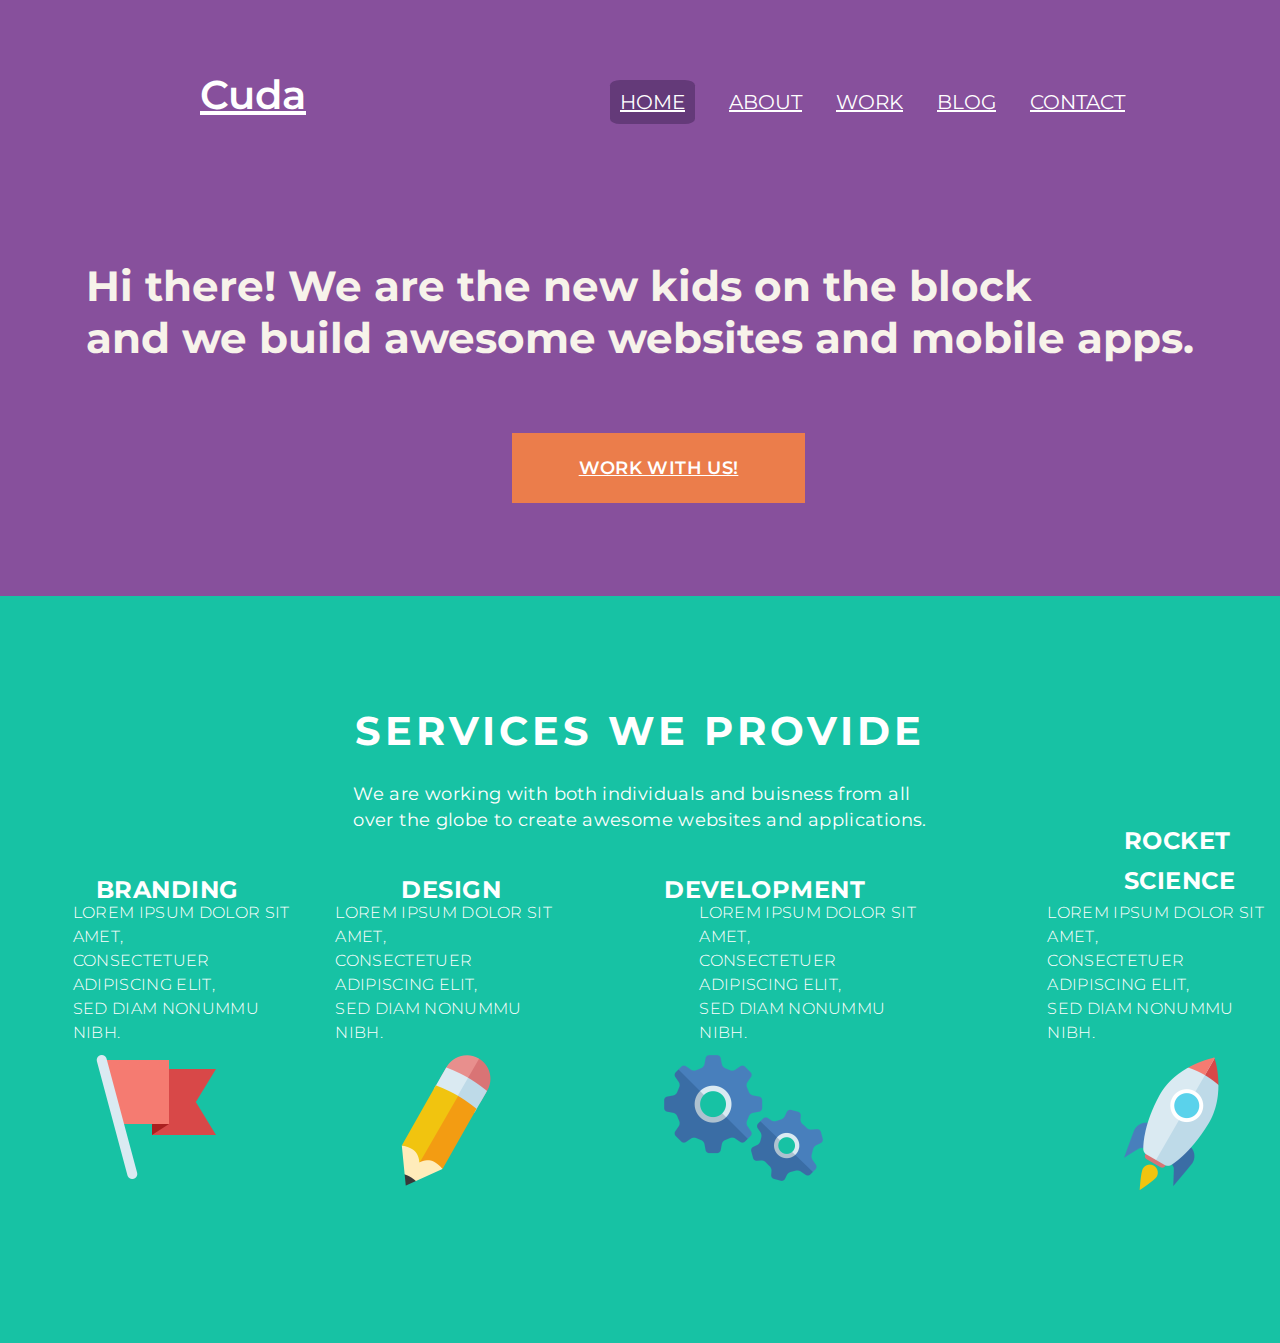
<file: index.html>
<!-- <!DOCTYPE html>
<html lang="ru">
<head>
	<meta charset="UTF-8">
	<meta name="viewport" content="width=device-width, initial-scale=1.0">
	<link rel="stylesheet" href="https://cdn.jsdelivr.net/npm/bootstrap@4.5.3/dist/css/bootstrap.min.css" integrity="sha384-TX8t27EcRE3e/ihU7zmQxVncDAy5uIKz4rEkgIXeMed4M0jlfIDPvg6uqKI2xXr2" crossorigin="anonymous">
	<link href="https://fonts.googleapis.com/css2?family=Montserrat&display=swap" rel="stylesheet">
	<title>мотя лох</title>
</head>
<body>
<header>
<a href="#" id="cuda">Мотя слитый бот</a>
<a href="#" class="header-items" id="home">HOME</a>
<a href="#" class="header-items" id="about">ABOUT</a>
<a href="#" class="header-items" id="work">WORK</a>
<a href="#" class="header-items" id="blog">BLOG</a>
<a href="#" class="header-items" id="contact">CONTACT</a>
<span id="hi">Hi there! We are the new kids on the block<br> and we build awesome websites and mobile apps.</span>
<a href="#" id="work2">да</a>
</header>

<div id="header-bottom">
	<span id="service">SERVICES WE PROVIDE</span>
	<span id="work3">абоба<br> over the globe to create awesome websites and applications.</span>
	<span id="bottom-header">
<span class="bottom-header">BRANDING<br></span>
<span class="bottom">Lorem ipsum dolor sit amet,<br> consectetuer adipiscing elit,<br> sed diam nonummu nibh.<br></span><br>	
<span class="bottom-header" id="design">DESIGN<br></span>
<span class="bottom">Lorem ipsum dolor sit amet,<br> consectetuer adipiscing elit,<br> sed diam nonummu nibh.<br></span><br>
<span class="bottom-header">DEVELOPMENT<br></span>
<span class="bottom">Lorem ipsum dolor sit amet,<br> consectetuer adipiscing elit,<br> sed diam nonummu nibh.<br></span><br>
<span class="bottom-header" id="rocket" >ROCKET SCIENCE<br></span>
<span class="bottom">Lorem ipsum dolor sit amet,<br> consectetuer adipiscing elit,<br> sed diam nonummu nibh.</span>	
</span>

</div>
</body>
</html>



<style>
	* {
		margin: 0;
	}
	a:hover {
		text-decoration: none;
		color: #fff;
	}
body {
	font-family:'Montserrat', sans-serif;
}
header {
	height: 596px;
	background: #87509c;
}
#cuda {
	color: #fff;
	font-weight: 600;
	font-size: 40px;
	top: 70px;
	position: relative;
	left: 200px;
}
.header-items {
	color: #fff;
	font-size: 20px;
	position: relative;
	top: 70px;
}
#home {
	margin-left: 500px;
	background: #643a79;
	padding: 10px;
	border-radius: 12%;
}
#about,#work,#blog,#contact {
	margin-left: 30px;
}
#hi {
	font-size: 42.2px;
	font-weight: 700;
	color: #f7f3ea;

	position: relative;
	top: 5em;
	display: flex;
	justify-content: center;
}
#work2 {
	font-size: 18px;
	line-height: 26px;
	font-weight: 600;
	letter-spacing: 0.02em;
	color: #ffffff;
	width: 293px;
	height: 70px;
	background-color: #eb7d4b;
	position: relative;
	top: 280px;
	display: flex;
	justify-content: center;
	align-items: center;
	left: 40%;
}
#header-bottom {
	background: #17c2a4;
	height: 747px;
}
#service {
	font-size: 40px;
line-height: 29px;
font-weight: 700;
letter-spacing: 0.1em;
color: #ffffff;
display: flex;
justify-content: center;
padding-top: 3em;
}
#work3 {
	display: flex;
	justify-content: center;
	font-size: 18px;
	line-height: 26px;
	font-weight: 400;
	letter-spacing: 0.02em;
	color: #ffffff;
	padding-top: 2em;
}
.bottom-header {
	font-size: 24px;
	line-height: 18px;
	font-weight: 700;
	letter-spacing: 0.02em;
	color: #ffffff;
}
.bottom {
	font-size: 16px;
	line-height: 24px;
	font-weight: 300;
	letter-spacing: 0.02em;
	color: #ffffff;
	padding-top: 20px;
	margin-left: -70px;
}
#bottom-header {
	display: flex;
	justify-content: center;
	padding-top: 3em;
	text-transform: uppercase;
}
#rocket {
	line-height: 40px;
}
@media (max-width: 600px) {
	#hi {
		font-size: 25px;
	}
	#bottom-header {
		display: block;
	}
	#service {
		line-height: 50px;
	}
	#header-bottom {
		height: 1000px;
	}
	#cuda {
		left: 30px;
	}
		#home {
		margin-left: 30px;
		padding: 5px;
	}
	#work2 {
		left: 20%;
		width: 130px;
		height: 70px;
		font-size: 14px;
		white-space: nowrap;
	}
	header {
		height: 700px;
	}
}
@media (max-width: 300px) {
	#cuda {
		left: 1px;
	}
	.header-items {
		left: -20px;
	}
	.header-items:not(#menu) {
		top: 100px;
	}
	#hi {
		font-size: 18px;
		margin-top: 60px;
	}
	#work2 {
		left: 5%;
		width: 120px;
		height: 70px;
		font-size: 14px;
		white-space: nowrap;
		margin-top: -150px;
	}
	#home {
		margin-left: -30px;
		padding: 5px;
	}
}
</style>
-->
<!DOCTYPE html>
<html lang="ru">
<head>
	<meta charset="UTF-8">
	<meta name="viewport" content="width=device-width, initial-scale=1.0">
	<link rel="stylesheet" href="https://cdn.jsdelivr.net/npm/bootstrap@4.5.3/dist/css/bootstrap.min.css" integrity="sha384-TX8t27EcRE3e/ihU7zmQxVncDAy5uIKz4rEkgIXeMed4M0jlfIDPvg6uqKI2xXr2" crossorigin="anonymous">
	<link href="https://fonts.googleapis.com/css2?family=Montserrat&display=swap" rel="stylesheet">
	<title>Верстка</title>
</head>
<body>
<header>
<a href="#" id="cuda">Cuda</a>
<a href="#" class="header-items" id="home">HOME</a>
<a href="#" class="header-items" id="about">ABOUT</a>
<a href="#" class="header-items" id="work">WORK</a>
<a href="#" class="header-items" id="blog">BLOG</a>
<a href="#" class="header-items" id="contact">CONTACT</a>
<span id="hi">Hi there! We are the new kids on the block<br> and we build awesome websites and mobile apps.</span>
<a href="#" id="work2">WORK WITH US!</a>
</header>

<div id="header-bottom">
	<span id="service">SERVICES WE PROVIDE</span>
	<span id="work3">We are working with both individuals and buisness from all<br> over the globe to create awesome websites and applications.</span>
	<span id="bottom-header">
<span class="bottom-header" id="branding" >BRANDING<br> <img id="flag" src="Flag icon.png"> </span>
<span class="bottom">Lorem ipsum dolor sit amet,<br> consectetuer adipiscing elit,<br> sed diam nonummu nibh.<br></span><br>	
<span class="bottom-header" id="design">DESIGN<br><img id="karandash" src="Crayon icon.png"></span>
<span class="bottom">Lorem ipsum dolor sit amet,<br> consectetuer adipiscing elit,<br> sed diam nonummu nibh.<br></span><br>
<span class="bottom-header">DEVELOPMENT<br><img id="gear" src="Gears icon.png"></span>
<span class="bottom">Lorem ipsum dolor sit amet,<br> consectetuer adipiscing elit,<br> sed diam nonummu nibh.<br></span><br>
<span class="bottom-header" id="rocket" >ROCKET SCIENCE<br><img id="rocket_img" src="Rocket icon.png"></span>
<span class="bottom">Lorem ipsum dolor sit amet,<br> consectetuer adipiscing elit,<br> sed diam nonummu nibh.</span>	
</span>

</div>
</body>
</html>



<style>
	* {
		margin: 0;
	}
	a:hover {
		text-decoration: none;
		color: #fff;
	}
body {
	font-family:'Montserrat', sans-serif;
}
header {
	height: 596px;
	background: #87509c;
}
#cuda {
	color: #fff;
	font-weight: 600;
	font-size: 40px;
	top: 70px;
	position: relative;
	left: 200px;
}
#flag,#gear,#karandash,#rocket_img {
	position: relative;
	top: 6.5em;
}
.header-items {
	color: #fff;
	font-size: 20px;
	position: relative;
	top: 70px;
}
.bottom-header:not(#rocket) {
	left: 4em;
	position: relative;
}
#rocket {
	position: relative;
	top: -2.5em;
	left: 8em;
}
#home {
	margin-left: 500px;
	background: #643a79;
	padding: 10px;
	border-radius: 12%;
}
#about,#work,#blog,#contact {
	margin-left: 30px;
}
#hi {
	font-size: 42.2px;
	font-weight: 700;
	color: #f7f3ea;

	position: relative;
	top: 5em;
	display: flex;
	justify-content: center;
}
#work2 {
	font-size: 18px;
	line-height: 26px;
	font-weight: 600;
	letter-spacing: 0.02em;
	color: #ffffff;
	width: 293px;
	height: 70px;
	background-color: #eb7d4b;
	position: relative;
	top: 280px;
	display: flex;
	justify-content: center;
	align-items: center;
	left: 40%;
}
#header-bottom {
	background: #17c2a4;
	height: 747px;
}
#service {
	font-size: 40px;
line-height: 29px;
font-weight: 700;
letter-spacing: 0.1em;
color: #ffffff;
display: flex;
justify-content: center;
padding-top: 3em;
}
#work3 {
	display: flex;
	justify-content: center;
	font-size: 18px;
	line-height: 26px;
	font-weight: 400;
	letter-spacing: 0.02em;
	color: #ffffff;
	padding-top: 2em;
}
.bottom-header {
	font-size: 24px;
	line-height: 18px;
	font-weight: 700;
	letter-spacing: 0.02em;
	color: #ffffff;
}
.bottom {
	font-size: 16px;
	line-height: 24px;
	font-weight: 300;
	letter-spacing: 0.02em;
	color: #ffffff;
	padding-top: 20px;
	margin-left: -70px;
}
#bottom-header {
	display: flex;
	justify-content: center;
	padding-top: 3em;
	text-transform: uppercase;
}
#rocket {
	line-height: 40px;
}







@media (max-width: 800px) {
	.bottom-header,#rocket {
		position: static;
		left: 0;
		top: 0;
	}
}
@media (max-width: 600px) {
	#hi {
		font-size: 25px;
	}
	#bottom-header {
		display: block;
	}
	#service {
		line-height: 50px;
	}
	#header-bottom {
		height: 1000px;
	}
	#cuda {
		left: 30px;
	}
		#home {
		margin-left: 30px;
		padding: 5px;
	}
	#work2 {
		left: 20%;
		width: 130px;
		height: 70px;
		font-size: 14px;
		white-space: nowrap;
	}
	header {
		height: 700px;
	}
}
@media (max-width: 300px) {
	#cuda {
		left: 1px;
	}
	.header-items {
		left: -20px;
	}
	.header-items:not(#menu) {
		top: 100px;
	}
	#hi {
		font-size: 18px;
		margin-top: 60px;
		margin-left: 0.5em;
	}
	#service,#bottom-header {
		margin-left: 0.5em;
	}
	#work2 {
		left: 5%;
		width: 120px;
		height: 70px;
		font-size: 14px;
		white-space: nowrap;
		margin-top: -150px;
	}
	#home {
		margin-left: -30px;
		padding: 5px;
	}
}
</style>
</file>
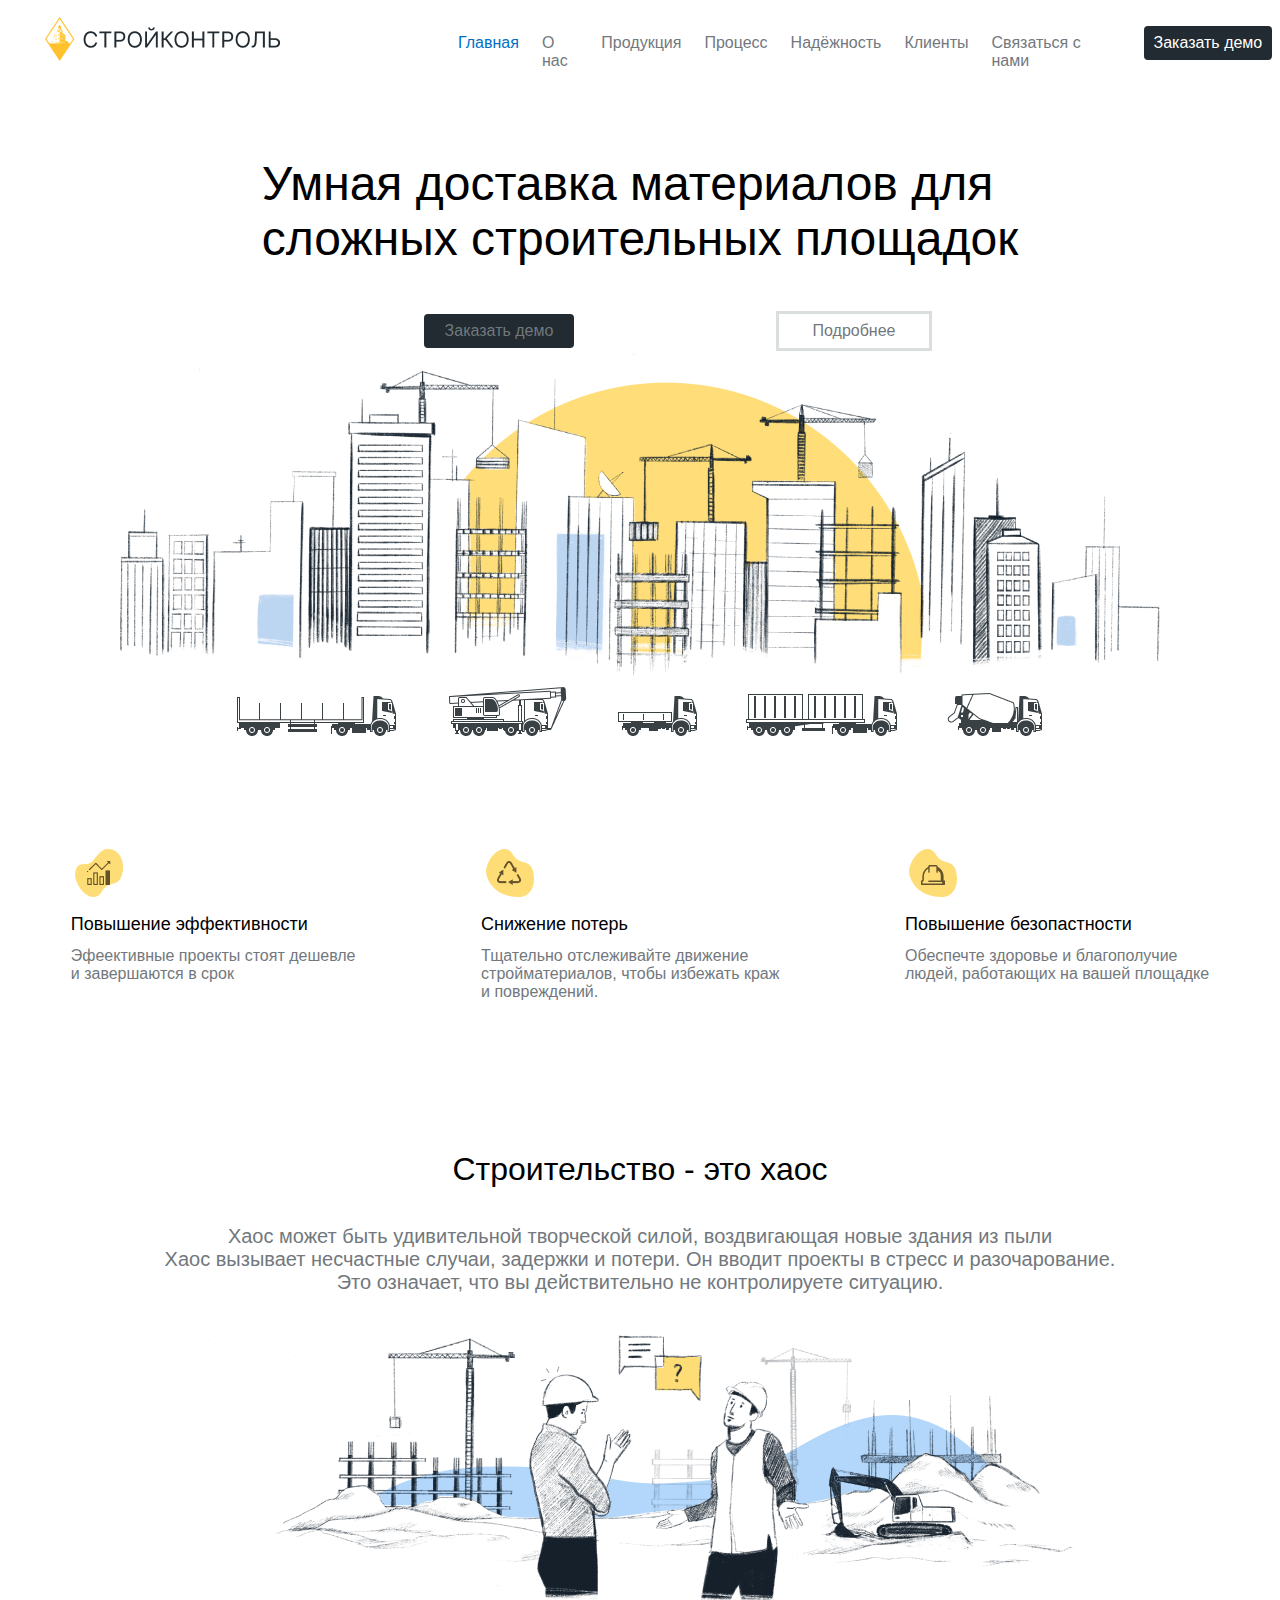
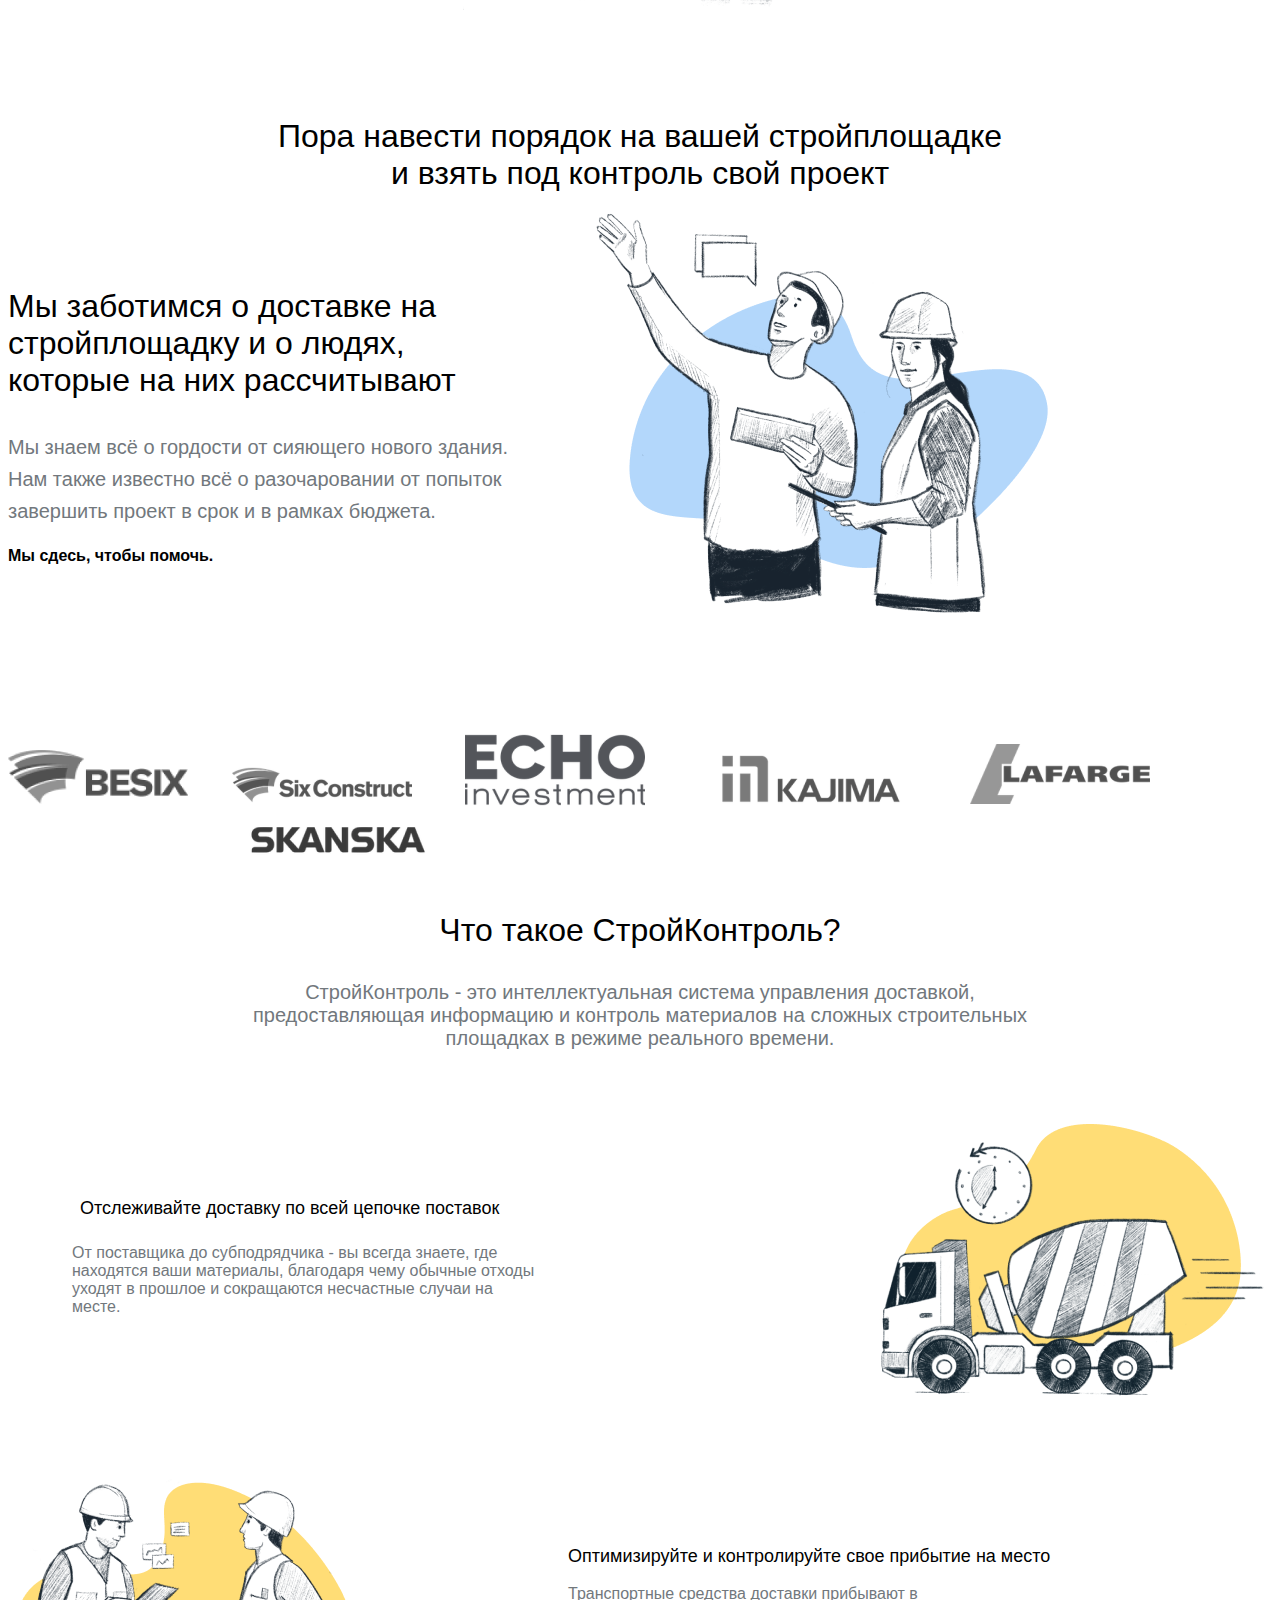
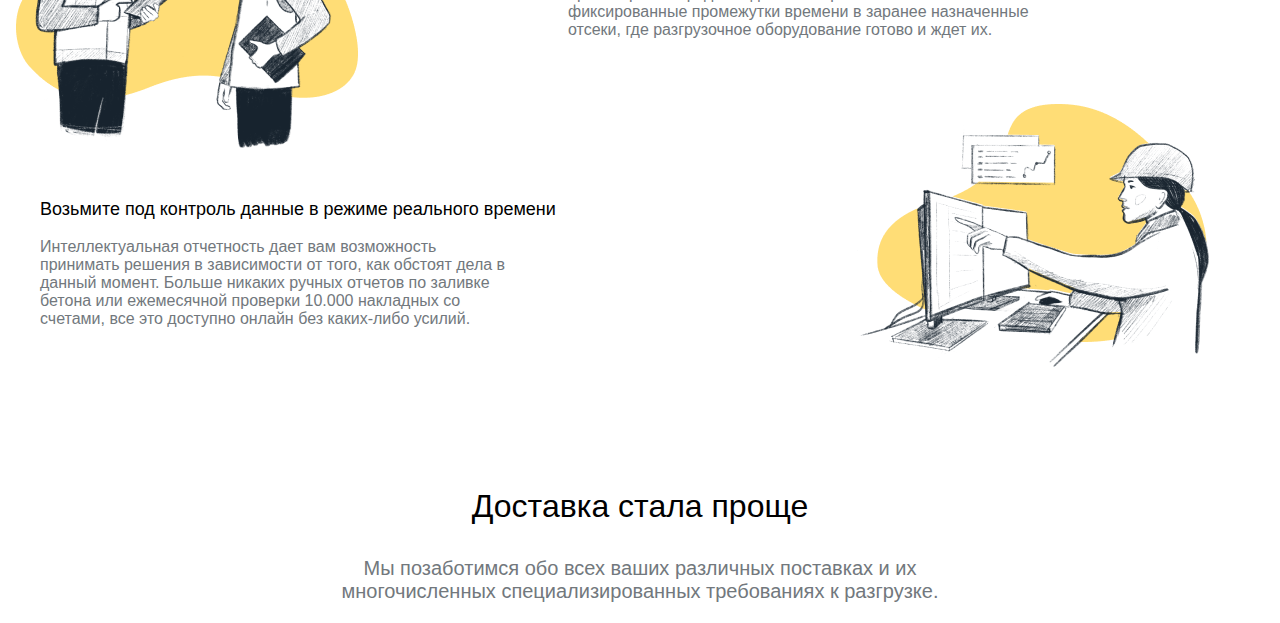
<file: stroy_control.html>
<!DOCTYPE html>
<html>
<head>
<title>СтройКонтроль</title>
<meta charset="utf-8">
<meta name="viewport" content="width=device-width, initial-scale=1">
<link rel="stylesheet" type="text/css" href="stroy_control.css">
</head>
<body>
<img id="logo" src="images/logo.png">
<header>
	<a href="#" id="main">Главная</a>
	<a href="#" id="about">О нас</a>
	<a href="#" id="product">Продукция</a>
	<a href="#" id="process">Процесс</a>
	<a href="#" id="nadezhnost">Надёжность</a>
	<a href="#" id="klient">Клиенты</a>
	<a href="#" id="contact">Связаться с нами</a>
	<a href="#" id="demo">Заказать демо</a>
</header>
<div id="dostavka">Умная доставка материалов для<br>сложных строительных площадок</div>
<a id="demo2" href="#">Заказать демо</a>
<a id="podrobnee" href="#">Подробнее</a>
<img id="img2" src="images/img2.png">
<img id="cars" src="images/cars.png">


<div id="div1">
<div id="effect">
<img id="eff" src="images/effect.png">
<img id="vector2" src="images/Vector2.png">
<p id="up_eff">Повышение эффективности</p>
<p id="ef">Эфеективные проекты стоят дешевле<br> и завершаются в срок</p>
</div>

<div id="poteri">
	<img id="poter" src="images/poteri.png">
	<img  id="vector3" src="images/Vector3.png">
	<p id="down_poteri">Снижение потерь</p>
	<p id="ot">Тщательно отслеживайте движение<br> стройматериалов, чтобы избежать краж<br> и повреждений.</p>
</div>

<div id="bezobastnost">
<img id="kaska" src="images/bezobastnost.png">
<img id="vector" src="images/Vector.png">
<p id="up_bezopastnost">Повышение безопастности</p>
<p id="ob">Обеспечте здоровье и благополучие<br> людей, работающих на вашей площадке</p>
</div>
</div>
<div class="chaos">
<p id="chaos">Строительство - это хаос</p>
<p id="chaos2"> Хаос может быть удивительной творческой силой, воздвигающая новые здания из пыли<br>
Хаос вызывает несчастные случаи, задержки и потери. Он вводит проекты в стресс и разочарование.<br>
Это означает, что вы действительно не контролируете ситуацию.</p>
<img id="img3" src="images/img3.png">
</div>
<p id="poryadok">Пора навести порядок на вашей стройплощадке<br>и взять под контроль свой проект</p>
<p id="zabota">Мы заботимся о доставке на<br> стройплощадку и о людях,<br> которые на них рассчитывают</p>
<p id="mi">Мы знаем всё о гордости от сияющего нового здания.<br> Нам также известно всё о разочаровании от попыток<br> завершить проект в срок и в рамках бюджета.</p>
<p id="help">Мы сдесь, чтобы помочь.</p>
<img id="img4" src="images/img4.png">

<div id="banners">
<img id="banner1" src="images/banner1.png">
<img id="banner2" src="images/banner2.png">
<img id="banner3" src="images/banner3.png">
<img id="banner4" src="images/banner4.png">
<img id="banner5" src="images/banner6.png">
<img id="banner6" src="images/banner5.png">
</div>
	<div class="what">
<p id="what">Что такое СтройКонтроль?</p>
<p id="what2">СтройКонтроль - это интеллектуальная система управления доставкой,<br> предоставляющая информацию и контроль материалов на сложных строительных<br> площадках в режиме реального времени.</p>
<p id="otsl">Отслеживайте доставку по всей цепочке поставок</p>
<p id="otsl2">От поставщика до субподрядчика - вы всегда знаете, где<br> находятся ваши материалы, благодаря чему обычные отходы<br> уходят в прошлое и сокращаются несчастные случаи на<br> месте.</p>
<img id="car" src="images/car.png">
<img id="guys" src="images/guys.png">
<div class="optimize">
<p id="optimize">Оптимизируйте и контролируйте свое прибытие на место</p>
<p id="optimize2">Транспортные средства доставки прибывают в<br> фиксированные промежутки времени в заранее назначенные<br> отсеки, где разгрузочное оборудование готово и ждет их.</p></div>
<div class="control">
<p id="control">Возьмите под контроль данные в режиме реального времени</p>
<p id="control2">Интеллектуальная отчетность дает вам возможность<br> принимать решения в зависимости от того, как обстоят дела в<br> данный момент. Больше никаких ручных отчетов по заливке<br> бетона или ежемесячной проверки 10.000 накладных со<br> счетами, все это доступно онлайн без каких-либо усилий.</p></div>
<img id="komp" src="images/komp.png">
</div>
<p id="dostavka2">Доставка стала проще</p>
<p id="zabota2">Мы позаботимся обо всех ваших различных поставках и их<br> многочисленных специализированных требованиях к разгрузке.</p>
</body>
</html>
</file>
<file: stroy_control.css>
#logo {
margin-top: 8.5px;
margin-left: 37.33px;
}
#img2 {
	display: block;
    margin-left: auto;
    margin-right: auto;
}
#cars {
	display: block;
    margin-left: auto;
    margin-right: auto;

}
body {
	font-family: "Arial", sans-serif;
}
header {
	margin-top: -31px;
	display: flex;
}

#main {
	color: #036FC7;
	margin-left: 450px;
	display: flex;
}
a {
	text-decoration: none;
}
a:not(#main,#demo) {
	color: #72787D;
}
#product,#about,#process,#nadezhnost,#klient,#contact {
	margin-left: 23px;
	color: #72787D;
}
#main,#product,#about,#process,#nadezhnost,#klient,#contact {
	font-size: 16px;
}
#demo {
	margin-top: -8px;
	margin-left: 40px;
	background: #212B31;
	color: #fff;
	width: 150px;
	border-radius: 4px;
	height: 34px;
	display: flex;
	align-items: center;
	justify-content: center;
}
#dostavka {
	font-size: 48px;
	display: flex;
	justify-content: center;
	margin-top: 1.8em;
}
#demo2 {
margin-left: 26em;
background: #212B31;
color: #fff;
width: 150px;
border-radius: 4px;
height: 34px;
display: flex;
align-items: center;
justify-content: center;
margin-top: 3em;
}
#podrobnee {
	background: #fff;
	color: #000;
	border: 3px solid #DADEDF;
	width: 150px;
	height: 34px;
	display: flex;
	align-items: center;
	justify-content: center;
	margin-left: 48em;
	margin-top: -2.3em;
}
 

#eff {
	margin-left: 1em;
	position: relative;
	z-index: 1;
	bottom: 0.75em;
}

#up_bezopastnost {
	font-size: 18px;
}
#kaska,#eff,#poter {
	margin-left: 1em;
	position: relative;
	z-index: 1;
	bottom: 0.75em;
}
#vector,#vector2,#vector3 {
	margin-left: -2.5em;
}
#up_bezopastnost,#up_eff,#down_poteri {
	font-size: 18px;
	line-height: 10px;
}
#ob, #ef, #ot{
	font-size: 16px;
	color: #72787D;
}
#div1 {
	display: flex;
	margin-left: 16em;
	margin-top: 7em;
	justify-content: space-around;
	margin-left: auto;
	margin-right: auto;
}
#chaos2 {
	color: #72787D;
	font-size: 20px;
}
#chaos {
	font-size: 32px;
	margin-top: 4em;
	line-height: 48px;
}
.chaos {
	text-align: center;
}
#poryadok {
	font-size: 32px;
	margin-top: 3em;
	text-align: center;
}
#zabota {
		font-size: 32px;
		margin-top: 3em;
}
#mi {
	color: #72787D;
	font-size: 20px;
	line-height: 32px;
}
#help {
font-weight: bold;
}
#img4 {

width: 464px;
height: 400px;
margin-top: -23em;
position: absolute;
margin-left: 45%;
}

#banners {
margin-top: 10em;
margin-left: 13em;
position: relative;
}
#banners img {
	position: relative;
}
#banner6 {
	top: 4.5em;
	position: relative;
	right: 32em;
}
#banner1 {
	right: 10em;
}
#banner2 {
	right: 7.5em;
}
#banner3 {
	right: 4.5em;
}
#banner5 {
	right: -4em;
}
#what {
	font-size: 32px;
	text-align: center;
}
#what2 {
	text-align: center;
	color: #72787D;
	font-size: 20px;
}
#otsl {
	font-size: 18px;
	line-height: 60px;
}
#otsl2 {
	font-size: 16px;
	color: #72787D;
}
#otsl,#otsl2 {
	top: 6em;
	position: relative;
	margin-left: 4em;
}
#car {
	float: right;
	margin-top: -7em;
}
#guys {
	margin-top: 15em;
}
#optimize {
	font-size: 18px;
}
#optimize2 {
	font-size: 16px;
	color: #72787D;
}
.optimize {
	margin-left: 35em;
	margin-top: -14em;
}
#control {
	font-size: 18px;
}
#control2 {
	font-size: 16px;
	color: #72787D;
}
.control {
	margin-top: 10em;
	margin-left: 2em;
}
#komp {
	float: right;
	margin-top: -15em;
	margin-right: 3em;
}
#dostavka2 {
	font-size: 32px;
	text-align: center;
	margin-top: 5em;
}
#zabota2 {
	color: #72787D;
	text-align: center;
	font-size: 20px;
}
/* Медиа запросы */

@media (max-width: 950px) {
	#otsl,#otsl2,#guys,.control {
		margin-left: 0.5em;
	}
	#komp {
		width: 300px;
		margin-top: -11em;
	}
	#car {
		width: 300px;
		margin-left: 1em;
	}
}
@media (max-width: 820px) {
	#car {
		margin-top: 4em;
		margin-left: -8em;
	}
}
@media (max-width: 1000px) {
 	#demo2 {
 		margin-left: 1em;
 	}
 	#dostavka {
 		font-size: 28px;
 	}
 	#podrobnee {
 		margin-left: 11em;
 	}
 	#img2,#cars {
 		width: 100%;
 	}
 		#product,#about,#process,#nadezhnost,#klient,#contact,#main {
		font-size: 16px;
	}
		#demo {
		border-radius: 2px;
	}
	#logo {
		margin-left: 5px;
		width: 150px;
	}
}

@media (max-width: 1400px) {
	#banners {
		left: -3em;
	}
	#banner6 {
		left: 5em;
		top: -0.5em;
	}
}
@media (max-width: 1010px) {
#img3 {
	margin-left: -11em;
	width: 750px;
}
#banner4,#banner5 {
	margin-left: -7em;
}
#banner6 {
	margin-left: 6em;
}
#banner5 {
	margin-left: -3em;
}
#banner4 {
	margin-left: 0.5em;
}
}
@media (min-width: 1001px) and (max-width: 1265px) {
	#demo2 {
		margin-left: 16em;
	}
	#podrobnee {
		margin-left: 35em;
	}
}
@media (max-width: 870px) {
	#what,#what2{
		margin-top: 10em;
		line-height: 24px;
	}
	#what {
		position: relative;
		top: 5em;
	}
		#banners {
			top: 20em;
		}
		#banner6 {
			left: 0;
		}
		#div1 {
			flex-direction: column;
		}
		#img4 {
			margin-top: 3em;
			margin-left: -1em;
			}		
		 #banner4 {
			margin-left: -8em;
		}
		#img3 {
			height: 300px;
		}
		#up_bezopastnost,#ob,#up_eff,#eff,#down_poteri,#ot {
			line-height: 24px;
		}
		header {
		margin-left: -280px;
		}
}
@media (max-width: 450px) {
	header {
		margin-top: 15px;
	}
	.optimize {
		margin-left: 1em;
		top: -7em;
		position: relative;
	}
	#guys {
		width: 160px;
		margin-left: 1em;
		top: 8em;
		position: relative;
	}
	#car {
		width: 140px;
		margin-left: 1em;
	}
	#komp {
		width: 200px;
		margin-top: 3em;
		position: relative;
		left: 3em;
	}
	#img4 {
	width: 300px;
}
	#logo {
		width: 200px;
	}
	#img3 {
		width: 600px;
	} 
}

@media (max-width: 400px) {
	#banners {
		margin-top: -3em;
	}
	.optimize {
		top: -3em;
	}
	#banners img {
		width: 150px;
	}
	#dostavka,#poryadok,#zabota {
		font-size: 20px;
	}
	#chaos {
		font-size: 21px;
	}
	#chaos2,#mi {
		font-size: 16px;
	}

	#logo {
		width: 150px;
		margin-left: 10px;
	}
	#img4 {
		width: 180px;
		height: 200px;
}
#img3 {
	width: 700px;
	height: 300px;
}
		header {
		flex-direction: column;
		margin-left: -5px;
		margin-top: 20px;
	}
	#demo {
		margin-top: 30px;
	}
	#podrobnee {
		margin-top: 1em;
		margin-left: 0.9em;
	}
	#banner5 {
		margin-top: 2em;
	}
	#banner6 {
		margin-left: -8.5em;

	}
	#banner5 {
		position: relative;
		left: -5em;
	}
	#banner3 {
		margin-left: -3em;
	}
}
</file>
